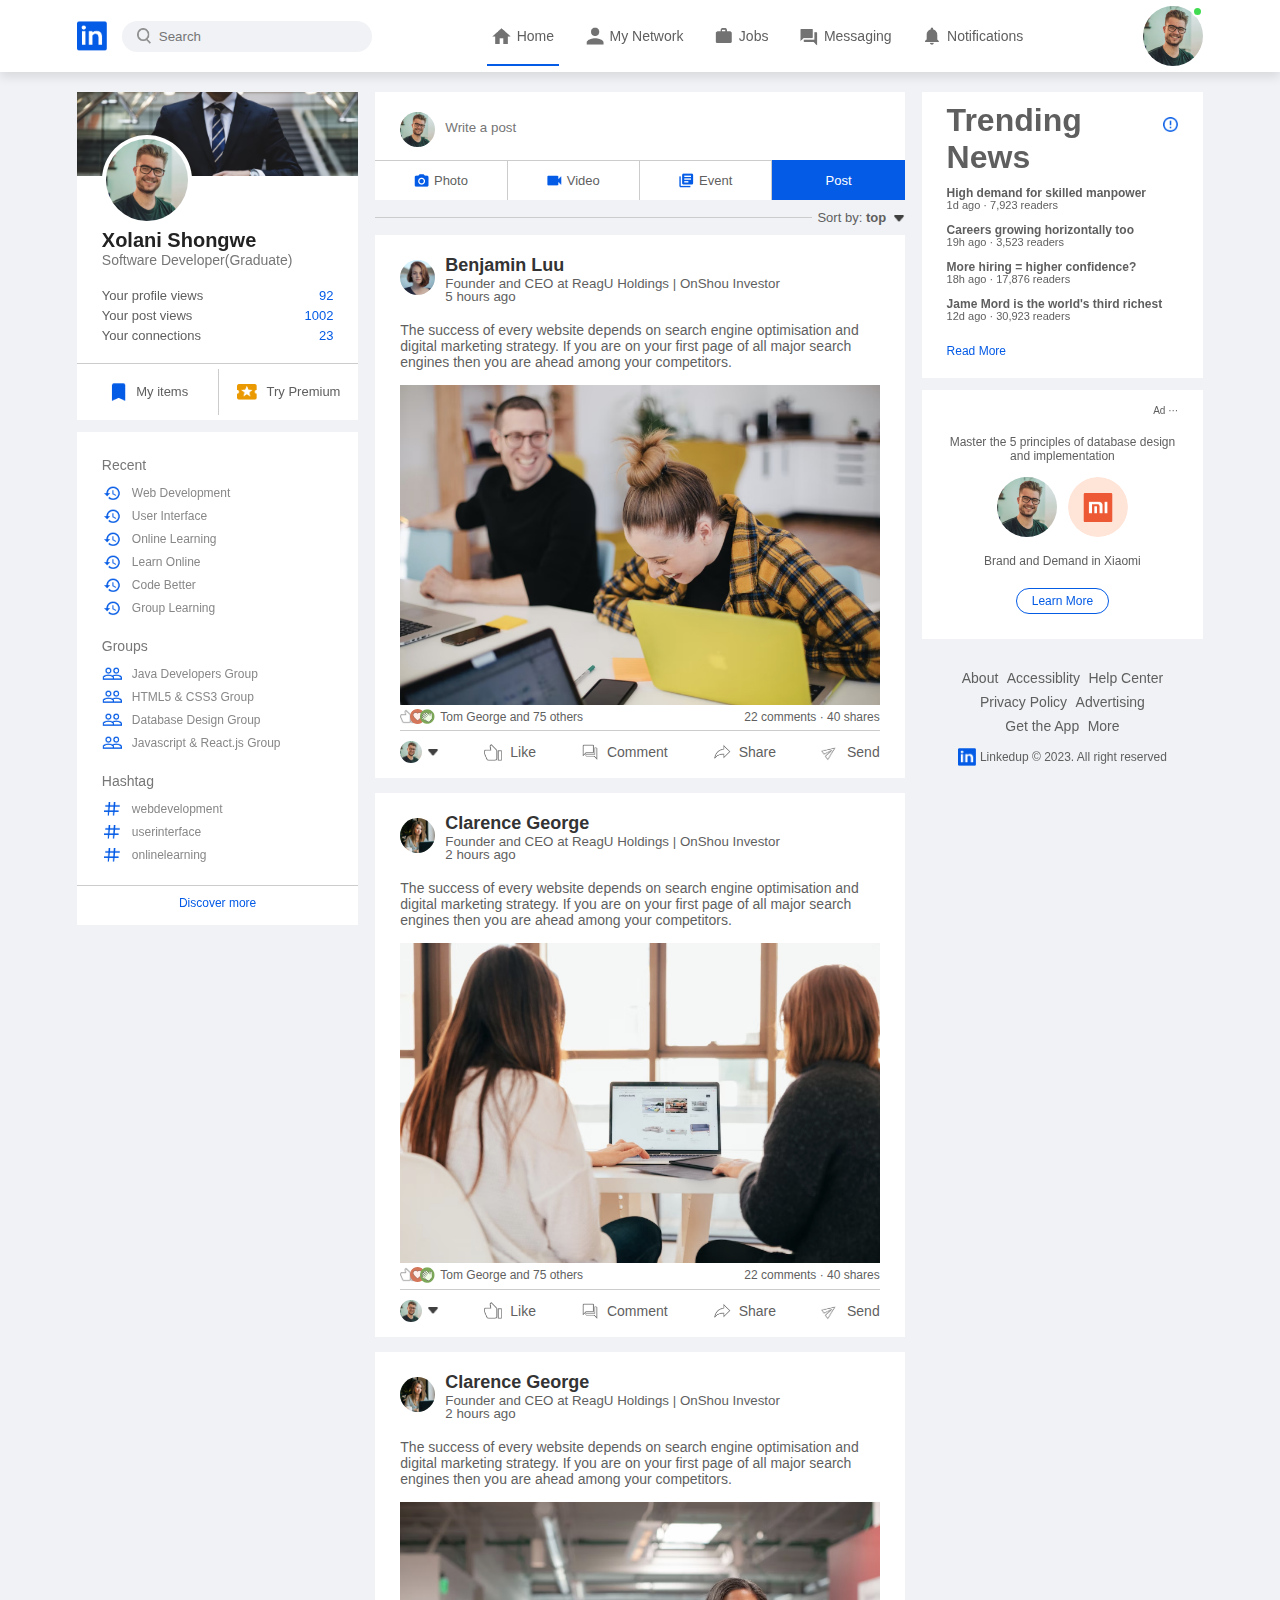
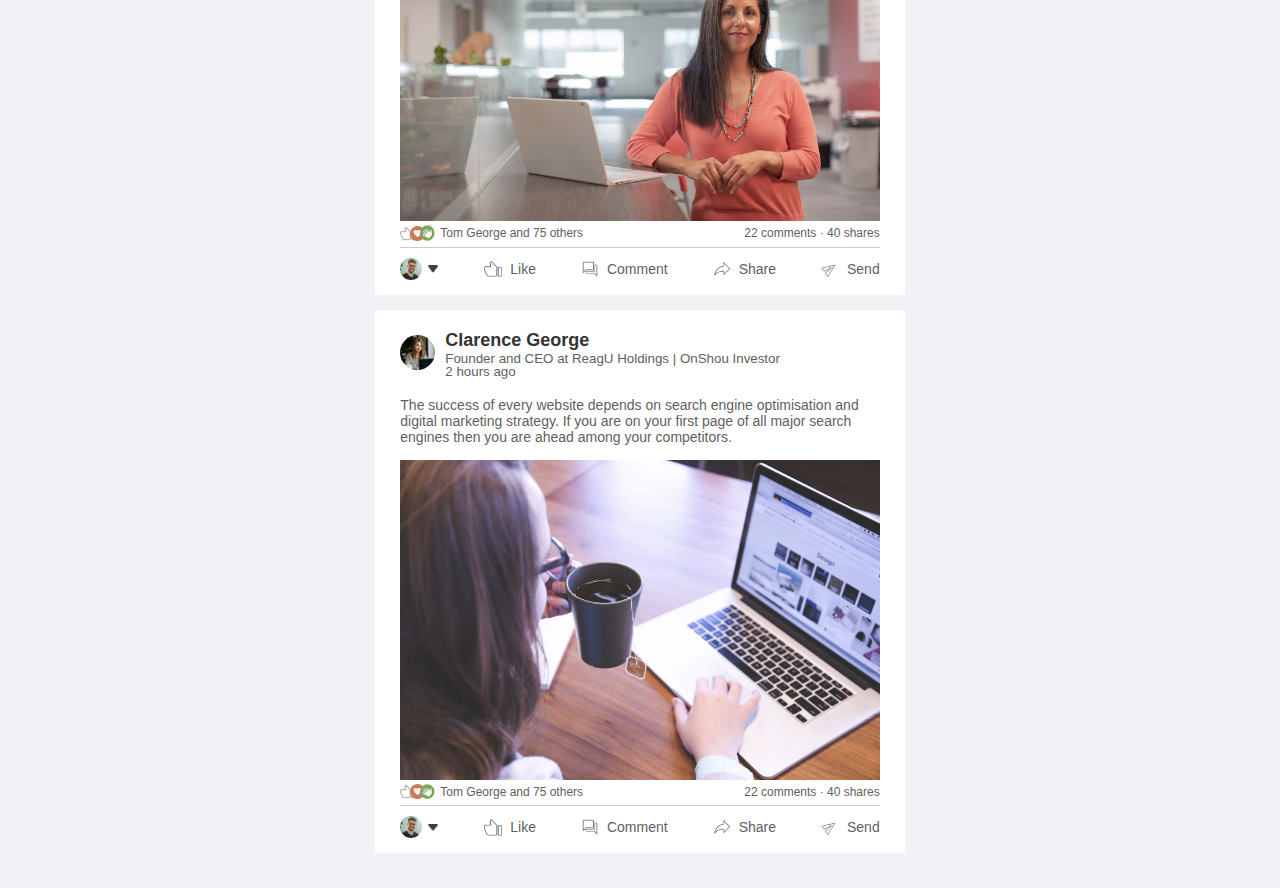
<file: index.html>
<!DOCTYPE html>
<html lang="en">
<head>
  <meta charset="UTF-8">
  <meta name="viewport" content="width=device-width, initial-scale=1.0">
  <title>Linkedin</title>
  <!-- CSS Stylesheet Link -->
  <link rel="stylesheet" href="./style.css">
</head>
<body>
  <!-- Navbar start *****************************************-->
  <nav class="navbar">
    <div class="navbar-left">
      <a href="index.html" class="logo">
        <img src="./images/logo.png">
      </a>
      <div class="search-box">
        <img src="./images/search.png">
        <input type="text" placeholder="Search">
      </div>
    </div>
    <div class="navbar-center">
      <ul>
        <li><a href="#" class="active-link"><img src="./images/home.png" ><span>Home</span></a></li>
        <li> <a href="#"><img src="./images/network.png"><span>My Network</span></a></li>
        <li><a href="#"><img src="./images/jobs.png"><span>Jobs</span></a></li>
        <li><a href="#"><img src="./images/message.png"><span>Messaging</span></a></li>
        <li><a href="#"><img src="./images/notification.png"><span>Notifications</span></a></li>
      </ul>
    </div>
    <div class="navbar-right">
      <div class="online">
        <img src="./images/user-1.png" class="nav-profile-img" onclick="toggleMenu()">
      </div>
    </div>

    <!--profile-drop-down menu  -->
    <div class="profile-menu-wrap" id="profileMenu">
      <div class="profile-menu">
        <div class="user-info">
          <img src="./images/user-1.png">
          <div>
            <h3>Rayan Walton</h3>
            <a href="profile.html">See your profile</a>
          </div>
        </div>

        <hr>
        <a href="#" class="profile-menu-link">
          <img src="./images/feedback.png">
          <p>Give Feedback</p>
          <span>></span>
        </a>
        <a href="#" class="profile-menu-link">
          <img src="./images/setting.png">
          <p>Settings & Privacy</p>
          <span>></span>
        </a>
        <a href="#" class="profile-menu-link">
          <img src="./images/help.png">
          <p>Help & Support</p>
          <span>></span>
        </a>
        <a href="#" class="profile-menu-link">
          <img src="./images/display.png">
          <p>Display & Accessibility</p>
          <span>></span>
        </a>
        <a href="#" class="profile-menu-link">
          <img src="./images/logout.png">
          <p>Logout</p>
          <span>></span>
        </a>

      </div>
    </div>
  </nav>
  <!-- Navbar End *****************************************-->
  <div class="container">
    <!-- Left Sidebar Start *****************************************-->
    <div class="left-sidebar">
      <div class="sidebar-profile-box">
        <img src="./images/cover-pic.png" width="100%">
        <div class="sidebar-profile-info">
          <img src="./images/user-1.png">
          <h1>Xolani Shongwe</h1>
          <h3>Software Developer(Graduate)</h3>
          <ul>
            <li>Your profile views <span>92</span></li>
            <li>Your post views <span>1002</span></li>
            <li>Your connections <span>23</span></li>
          </ul>
        </div>
        <div class="sidebar-profile-link">
          <a href="#"><img src="./images/items.png">My items</a>
          <a href="#"><img src="./images/premium.png">Try Premium</a>
        </div>
      </div>
      <div class="sidebar-activity" id="sidebarActivity">
        <h3>Recent</h3>
        <a href="#"><img src="./images/recent.png">Web Development</a>
        <a href="#"><img src="./images/recent.png">User Interface</a>
        <a href="#"><img src="./images/recent.png">Online Learning</a>
        <a href="#"><img src="./images/recent.png">Learn Online</a>
        <a href="#"><img src="./images/recent.png">Code Better</a>
        <a href="#"><img src="./images/recent.png">Group Learning</a>
        <h3>Groups</h3>
        <a href="#"><img src="./images/group.png">Java Developers Group</a>
        <a href="#"><img src="./images/group.png">HTML5 & CSS3 Group</a>
        <a href="#"><img src="./images/group.png">Database Design Group</a>
        <a href="#"><img src="./images/group.png">Javascript & React.js Group</a>
        <h3>Hashtag</h3>
        <a href="#"><img src="./images/hashtag.png">webdevelopment</a>
        <a href="#"><img src="./images/hashtag.png">userinterface</a>
        <a href="#"><img src="./images/hashtag.png">onlinelearning</a>
        <div class="discover-more-link">
          <a href="#">Discover more</a>
        </div>

      </div>
      <p id="showMoreLink" onclick="toggleActivity()">Show more <b>+</b></p>
    </div>
    <!-- Main Content Start *****************************************-->
    <div class="main-content">
      <div class="create-post">
        <div class="create-post-input">
          <img src="./images/user-1.png">
          <textarea rows="2" placeholder="Write a post"></textarea>
        </div>
        <div class="create-post-links">
          <li><img src="./images/photo.png">Photo</li>
          <li><img src="./images/video.png">Video</li>
          <li><img src="./images/event.png">Event</li>
          <li>Post</li>
        </div>
      </div>
      <div class="sort-by">
        <hr>
        <p>Sort by: <span>top <img src="./images/down-arrow.png"></span></p>
      </div>

      <div class="post">
        <div class="post-author">
          <img src="./images/user-3.png">
          <div>
            <h1>Benjamin Luu</h1>
            <small>Founder and CEO at ReagU Holdings | OnShou Investor</small>
            <small>5 hours ago</small>
          </div>
        </div>
        <p>
          The success of every website depends on search engine optimisation and digital marketing strategy. 
          If you are on your first page of all major search engines then you are ahead among your competitors.
        </p>
        <img src="./images/post-image-1.png" width="100%">

        <div class="post-stats">
          <div>
            <img src="./images/thumbsup.png">
            <img src="./images/love.png">
            <img src="./images/clap.png">
            <span class="liked-users">Tom George and 75 others</span>
          </div>
          <div>
            <span>22 comments &middot; 40 shares</span>
          </div>

        </div>

        <div class="post-activity">
          <div>
            <img src="./images/user-1.png" class="post-activity-user-icon">
            <img src="./images/down-arrow.png" class="post-activity-arrow-icon">
          </div>
          <div class="post-activity-link">
            <img src="./images/like.png">
            <span>Like</span>
          </div>
          <div class="post-activity-link">
            <img src="./images/comment.png">
            <span>Comment</span>
          </div>
          <div class="post-activity-link">
            <img src="./images/share.png">
            <span>Share</span>
          </div>
          <div class="post-activity-link">
            <img src="./images/send.png">
            <span>Send</span>
          </div>
        </div>


      </div>
      <div class="post">
        <div class="post-author">
          <img src="./images/user-4.png">
          <div>
            <h1>Clarence George</h1>
            <small>Founder and CEO at ReagU Holdings | OnShou Investor</small>
            <small>2 hours ago</small>
          </div>
        </div>
        <p>
          The success of every website depends on search engine optimisation and digital marketing strategy. 
          If you are on your first page of all major search engines then you are ahead among your competitors.
        </p>
        <img src="./images/post-image-2.png" width="100%">

        <div class="post-stats">
          <div>
            <img src="./images/thumbsup.png">
            <img src="./images/love.png">
            <img src="./images/clap.png">
            <span class="liked-users">Tom George and 75 others</span>
          </div>
          <div>
            <span>22 comments &middot; 40 shares</span>
          </div>

        </div>

        <div class="post-activity">
          <div>
            <img src="./images/user-1.png" class="post-activity-user-icon">
            <img src="./images/down-arrow.png" class="post-activity-arrow-icon">
          </div>
          <div class="post-activity-link">
            <img src="./images/like.png">
            <span>Like</span>
          </div>
          <div class="post-activity-link">
            <img src="./images/comment.png">
            <span>Comment</span>
          </div>
          <div class="post-activity-link">
            <img src="./images/share.png">
            <span>Share</span>
          </div>
          <div class="post-activity-link">
            <img src="./images/send.png">
            <span>Send</span>
          </div>
        </div>
      </div>
      <div class="post">
        <div class="post-author">
          <img src="./images/user-4.png">
          <div>
            <h1>Clarence George</h1>
            <small>Founder and CEO at ReagU Holdings | OnShou Investor</small>
            <small>2 hours ago</small>
          </div>
        </div>
        <p>
          The success of every website depends on search engine optimisation and digital marketing strategy. 
          If you are on your first page of all major search engines then you are ahead among your competitors.
        </p>
        <img src="./images/post-image-3.png" width="100%">

        <div class="post-stats">
          <div>
            <img src="./images/thumbsup.png">
            <img src="./images/love.png">
            <img src="./images/clap.png">
            <span class="liked-users">Tom George and 75 others</span>
          </div>
          <div>
            <span>22 comments &middot; 40 shares</span>
          </div>

        </div>

        <div class="post-activity">
          <div>
            <img src="./images/user-1.png" class="post-activity-user-icon">
            <img src="./images/down-arrow.png" class="post-activity-arrow-icon">
          </div>
          <div class="post-activity-link">
            <img src="./images/like.png">
            <span>Like</span>
          </div>
          <div class="post-activity-link">
            <img src="./images/comment.png">
            <span>Comment</span>
          </div>
          <div class="post-activity-link">
            <img src="./images/share.png">
            <span>Share</span>
          </div>
          <div class="post-activity-link">
            <img src="./images/send.png">
            <span>Send</span>
          </div>
        </div>
      </div>
      <div class="post">
        <div class="post-author">
          <img src="./images/user-4.png">
          <div>
            <h1>Clarence George</h1>
            <small>Founder and CEO at ReagU Holdings | OnShou Investor</small>
            <small>2 hours ago</small>
          </div>
        </div>
        <p>
          The success of every website depends on search engine optimisation and digital marketing strategy. 
          If you are on your first page of all major search engines then you are ahead among your competitors.
        </p>
        <img src="./images/post-image-4.png" width="100%">

        <div class="post-stats">
          <div>
            <img src="./images/thumbsup.png">
            <img src="./images/love.png">
            <img src="./images/clap.png">
            <span class="liked-users">Tom George and 75 others</span>
          </div>
          <div>
            <span>22 comments &middot; 40 shares</span>
          </div>

        </div>

        <div class="post-activity">
          <div>
            <img src="./images/user-1.png" class="post-activity-user-icon">
            <img src="./images/down-arrow.png" class="post-activity-arrow-icon">
          </div>
          <div class="post-activity-link">
            <img src="./images/like.png">
            <span>Like</span>
          </div>
          <div class="post-activity-link">
            <img src="./images/comment.png">
            <span>Comment</span>
          </div>
          <div class="post-activity-link">
            <img src="./images/share.png">
            <span>Share</span>
          </div>
          <div class="post-activity-link">
            <img src="./images/send.png">
            <span>Send</span>
          </div>
        </div>
      </div>

    </div>
    <!-- Right Sidebar Start *****************************************-->
    <div class="right-sidebar">
      <div class="sidebar-news">
        <img src="./images/more.png" class="info-icon">
        <h1>Trending News</h1>
        <a href="#">High demand for skilled manpower</a>
        <span>1d ago &middot; 7,923 readers</span>

        <a href="#">Careers growing horizontally too</a>
        <span>19h ago &middot; 3,523 readers</span>

        <a href="#">More hiring = higher confidence?</a>
        <span>18h ago &middot; 17,876 readers</span>

        <a href="#">Jame Mord is the world's third richest</a>
        <span>12d ago &middot; 30,923 readers</span>

        <a href="#" class="read-more-link">Read More</a>
      </div>
      <div class="sidebar-ad">
        <small>Ad &middot;&middot;&middot;</small>
        <p>Master the 5 principles of database design and implementation</p>
        <div>
          <img src="./images/user-1.png">
          <img src="./images/mi-logo.png">
        </div>
        <b>Brand and Demand in Xiaomi</b>
        <a href="#" class="ad-link">Learn More</a>
      </div>
      <div class="sidebar-useful-links">
        <a href="#">About</a>
        <a href="#">Accessiblity</a>
        <a href="#">Help Center</a>
        <a href="#">Privacy Policy</a>
        <a href="#">Advertising</a>
        <a href="#">Get the App</a>
        <a href="#">More</a>

        <div class="copyright-msg">
          <img src="./images/logo.png">
          <p>Linkedup &#169; 2023. All right reserved</p>
        </div>
      </div>
    </div>
    <!-- Right Sidebar End *****************************************-->
  </div>
  <script>
    let profileMenu = document.getElementById("profileMenu");
    function toggleMenu(){
      profileMenu.classList.toggle("open-menu")
    }
  </script>

  <script>

    let sideActivity = document.getElementById("sidebarActivity");
    let moreLink = document.getElementById("showMoreLink");
    
    function toggleActivity(){
      sideActivity.classList.toggle("open-activity");
      if (sideActivity.classList.contains("open-activity")){
         moreLink.innerHTML = "Show less <b>-</b>";
      } else {
         moreLink.innerHTML = "Show more <b>+</b>";
      }
    }
  </script>
  
</body>
</html>
</file>
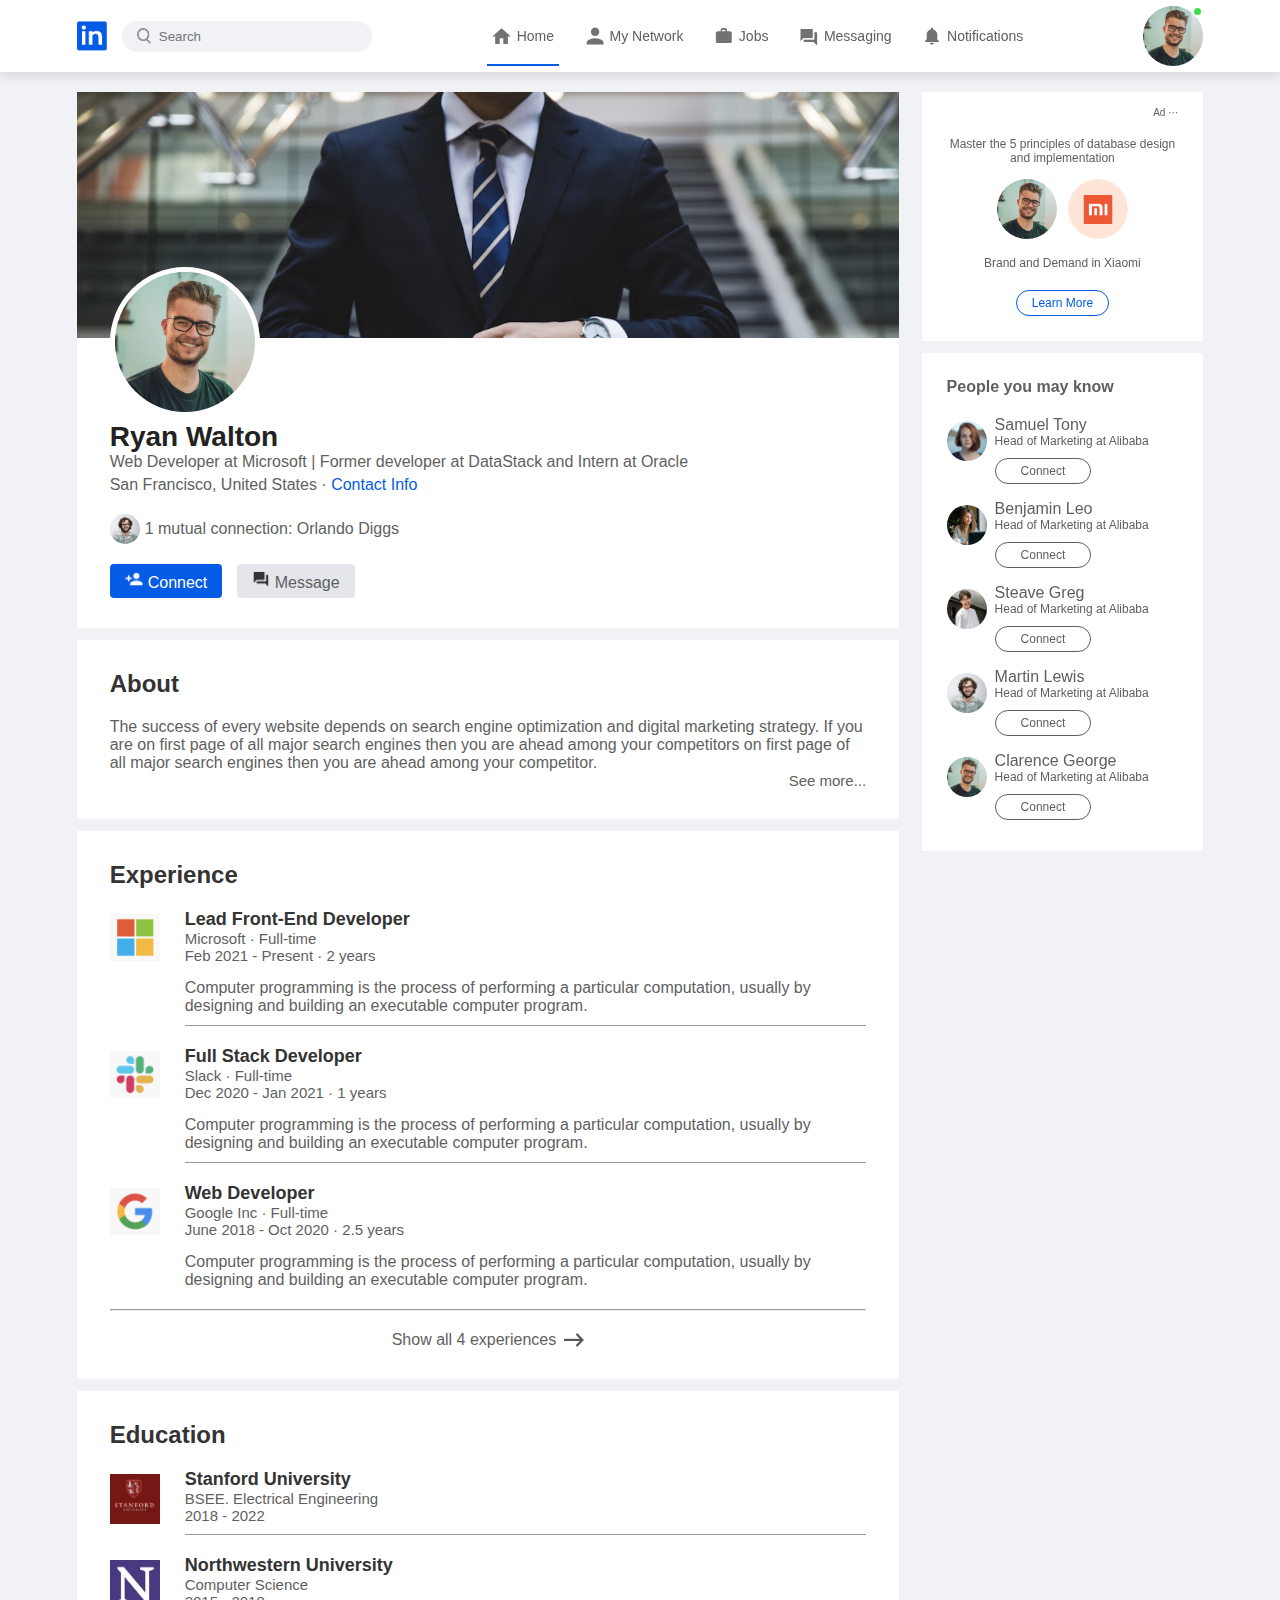
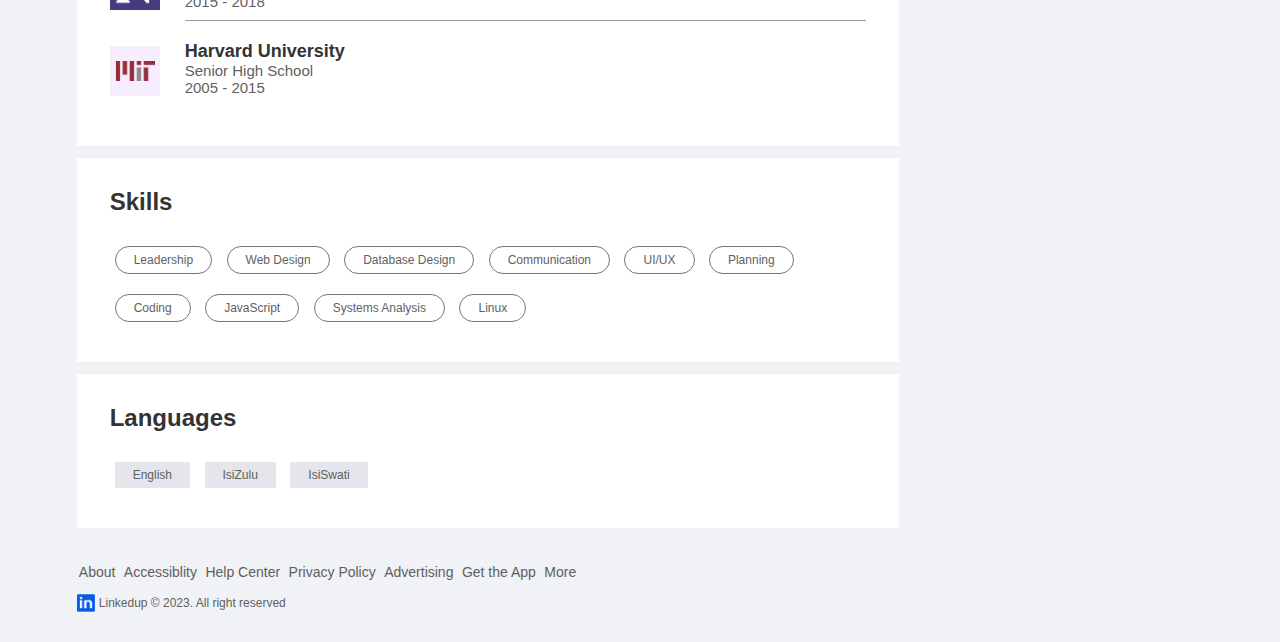
<file: profile.html>
<!DOCTYPE html>
<html lang="en">
<head>
  <meta charset="UTF-8">
  <meta name="viewport" content="width=device-width, initial-scale=1.0">
  <title>Linkedin</title>
  <!-- CSS Stylesheet Link -->
  <link rel="stylesheet" href="./style.css">
</head>
<body>
  <!-- Navbar start *****************************************-->
  <nav class="navbar">
    <div class="navbar-left">
      <a href="index.html" class="logo">
        <img src="./images/logo.png">
      </a>
      <div class="search-box">
        <img src="./images/search.png">
        <input type="text" placeholder="Search">
      </div>
    </div>
    <div class="navbar-center">
      <ul>
        <li><a href="#" class="active-link"><img src="./images/home.png" ><span>Home</span></a></li>
        <li> <a href="#"><img src="./images/network.png"><span>My Network</span></a></li>
        <li><a href="#"><img src="./images/jobs.png"><span>Jobs</span></a></li>
        <li><a href="#"><img src="./images/message.png"><span>Messaging</span></a></li>
        <li><a href="#"><img src="./images/notification.png"><span>Notifications</span></a></li>
      </ul>
    </div>
    <div class="navbar-right">
      <div class="online">
        <img src="./images/user-1.png" class="nav-profile-img" onclick="toggleMenu()">
      </div>
    </div>

    <!--profile-drop-down menu  -->
    <div class="profile-menu-wrap" id="profileMenu">
      <div class="profile-menu">
        <div class="user-info">
          <img src="./images/user-1.png">
          <div>
            <h3>Rayan Walton</h3>
            <a href="profile.html">See your profile</a>
          </div>
        </div>

        <hr>
        <a href="#" class="profile-menu-link">
          <img src="./images/feedback.png">
          <p>Give Feedback</p>
          <span>></span>
        </a>
        <a href="#" class="profile-menu-link">
          <img src="./images/setting.png">
          <p>Settings & Privacy</p>
          <span>></span>
        </a>
        <a href="#" class="profile-menu-link">
          <img src="./images/help.png">
          <p>Help & Support</p>
          <span>></span>
        </a>
        <a href="#" class="profile-menu-link">
          <img src="./images/display.png">
          <p>Display & Accessibility</p>
          <span>></span>
        </a>
        <a href="#" class="profile-menu-link">
          <img src="./images/logout.png">
          <p>Logout</p>
          <span>></span>
        </a>

      </div>
    </div>
  </nav>
  <!-- Navbar End *****************************************-->
  <div class="container">
    <div class="profile-main">
      <div class="profile-container">
        <img src="./images/cover-pic.png" width="100%">
        <div class="profile-container-inner">
          <img src="./images/user-1.png" class="profile-pic">
          <h1>Ryan Walton</h1>
          <b>Web Developer at Microsoft | Former developer at DataStack and Intern at Oracle</b>
          <p>San Francisco, United States &middot; <a href="#">Contact Info</a></p>

          <div class="mutual-connection">
            <img src="./images/user-2.png">
            <span>1 mutual connection: Orlando Diggs</span>
          </div>

          <div class="profile-btn">
            <a href="#" class="primary-btn"><img src="./images/connect.png">Connect</a>
            <a href="#"><img src="./images/chat.png">Message</a>
          </div>
        </div>
      </div>

      <div class="profile-description">
        <h2>About</h2>
        <p>
           The success of every website depends on search engine optimization and digital marketing strategy.
           If you are on first page of all major search engines then you are ahead among your competitors on first 
           page of all major search engines then you are ahead among your competitor.
        </p>
        <a href="#" class="see-more-link">See more...</a>
      </div>

      <div class="profile-description">
        <h2>Experience</h2>
        <div class="profile-desc-row">
          <img src="./images/microsoft.png">
          <div>
            <h3>Lead Front-End Developer</h3>
            <b>Microsoft &middot; Full-time</b>
            <b>Feb 2021 - Present &middot; 2 years</b>
            <p>
              Computer programming is the process of performing a particular computation, usually
              by designing and building an executable computer program.
            </p>
            <hr>
          </div>
        </div>
        <div class="profile-desc-row">
          <img src="./images/slack.png">
          <div>
            <h3>Full Stack Developer</h3>
            <b>Slack &middot; Full-time</b>
            <b>Dec 2020 - Jan 2021 &middot; 1 years</b>
            <p>
              Computer programming is the process of performing a particular computation, usually
              by designing and building an executable computer program.
            </p>
            <hr>
          </div>
        </div>
        <div class="profile-desc-row">
          <img src="./images/google.png">
          <div>
            <h3>Web Developer</h3>
            <b>Google Inc &middot; Full-time</b>
            <b>June 2018 - Oct 2020 &middot; 2.5 years</b>
            <p>
              Computer programming is the process of performing a particular computation, usually
              by designing and building an executable computer program.
            </p>
          </div>
        </div>
        <hr>
        <a href="#" class="experience-link">Show all 4 experiences <img src="./images/right-arrow.png"></a>
      </div>

      <div class="profile-description">
        <h2>Education</h2>
        <div class="profile-desc-row">
          <img src="./images/stanford.png">
          <div>
            <h3>Stanford University</h3>
            <b>BSEE. Electrical Engineering</b>
            <b>2018 - 2022</b>
            <hr>
          </div>
        </div>
        <div class="profile-desc-row">
          <img src="./images/north.png">
          <div>
            <h3>Northwestern University</h3>
            <b>Computer Science</b>
            <b>2015 - 2018</b>
            <hr>
          </div>
        </div>
        <div class="profile-desc-row">
          <img src="./images/mit.png">
          <div>
            <h3>Harvard University</h3>
            <b>Senior High School</b>
            <b>2005 - 2015</b>
          </div>
        </div>
      </div>

      <div class="profile-description">
        <h2>Skills</h2>
        <a href="#" class="skills-btn">Leadership</a>
        <a href="#" class="skills-btn">Web Design</a>
        <a href="#" class="skills-btn">Database Design</a>
        <a href="#" class="skills-btn">Communication</a>
        <a href="#" class="skills-btn">UI/UX</a>
        <a href="#" class="skills-btn">Planning</a>
        <a href="#" class="skills-btn">Coding</a>
        <a href="#" class="skills-btn">JavaScript</a>
        <a href="#" class="skills-btn">Systems Analysis</a>
        <a href="#" class="skills-btn">Linux</a>
      </div>

      <div class="profile-description">
        <h2>Languages</h2>
        <a href="#" class="language-btn">English</a>
        <a href="#" class="language-btn">IsiZulu</a>
        <a href="#" class="language-btn">IsiSwati</a>
      </div>

    </div>
    <!-- profile side bar -->
    <div class="profile-sidebar">

      <div class="sidebar-ad">
        <small>Ad &middot;&middot;&middot;</small>
        <p>Master the 5 principles of database design and implementation</p>
        <div>
          <img src="./images/user-1.png">
          <img src="./images/mi-logo.png">
        </div>
        <b>Brand and Demand in Xiaomi</b>
        <a href="#" class="ad-link">Learn More</a>
      </div>

      <div class="sidebar-people">
        <h3>People you may know</h3>
        <div class="sidebar-people-row">
          <img src="./images/user-3.png">
          <div>
            <h2>Samuel Tony</h2>
            <p>Head of Marketing at Alibaba</p>
            <a href="#">Connect</a>
          </div>
        </div>
        <div class="sidebar-people-row">
          <img src="./images/user-4.png">
          <div>
            <h2>Benjamin Leo</h2>
            <p>Head of Marketing at Alibaba</p>
            <a href="#">Connect</a>
          </div>
        </div>
        <div class="sidebar-people-row">
          <img src="./images/user-5.png">
          <div>
            <h2>Steave Greg</h2>
            <p>Head of Marketing at Alibaba</p>
            <a href="#">Connect</a>
          </div>
        </div>
        <div class="sidebar-people-row">
          <img src="./images/user-2.png">
          <div>
            <h2>Martin Lewis</h2>
            <p>Head of Marketing at Alibaba</p>
            <a href="#">Connect</a>
          </div>
        </div>
        <div class="sidebar-people-row">
          <img src="./images/user-1.png">
          <div>
            <h2>Clarence George</h2>
            <p>Head of Marketing at Alibaba</p>
            <a href="#">Connect</a>
          </div>
        </div>
      </div>
    </div>
  </div>

  <div class="profile-footer">
    <div class="sidebar-useful-links">
      <a href="#">About</a>
      <a href="#">Accessiblity</a>
      <a href="#">Help Center</a>
      <a href="#">Privacy Policy</a>
      <a href="#">Advertising</a>
      <a href="#">Get the App</a>
      <a href="#">More</a>
      <div class="copyright-msg">
        <img src="./images/logo.png">
        <p>Linkedup &#169; 2023. All right reserved</p>
      </div>
    </div>

  </div>



  <script>
    let profileMenu = document.getElementById("profileMenu");
    function toggleMenu(){
      profileMenu.classList.toggle("open-menu")
    }
  </script>
  
</body>
</html>
</file>
<file: style.css>
* {
  margin: 0;
  padding: 0;
  font-family: 'Poppins', sans-serif;
  box-sizing: border-box;
}

body {
  background: #f0f2f5;
  color: #5f5f5f;
}

a {
  text-decoration: none;
  color: #5f5f5f;
}

.navbar {
  display: flex;
  align-items: center;
  justify-content: space-between;
  background: #fff;
  padding: 6px 6%;
  position: sticky;
  top: 0;
  z-index: 100;
  box-shadow: 0 5px 10px rgba(0, 0, 0, 0.1);
}

.logo img {
  width: 30px;
  margin-right: 15px;
  display: block;
}

.navbar-center ul li {
  display: inline-block;
  list-style: none;
}

.navbar-center ul li a {
  display: flex;
  align-items: center;
  font-size: 14px;
  margin: 5px 8px;
  padding-right: 5px;
  position: relative;
}

.navbar-center ul li a img {
  width: 30px;
}

.navbar-center ul li a::after {
  content: '';
  width: 0;
  height: 2px;
  background: #045be6;
  position: absolute;
  bottom: -15px;
  transition: width 0.3s;
}

.navbar-center ul li a:hover::after,
.navbar-center ul li a.active-link::after {
  width: 100%;
}

.nav-profile-img {
  width: 60px;
  border-radius: 50%;
  display: block;
  cursor: pointer;
  position: relative;
}

.online {
  position: relative;
}

.online::after {
  content: '';
  width: 7px;
  height: 7px;
  border: 2px solid #fff;
  border-radius: 50%;
  right: 0px;
  top: 0px;
  background: #41db51;
  position: absolute;

}
.search-box {
  background: #f0f2f5;
  width: 250px;
  border-radius: 20px;
  display: flex;
  align-items: center;
  padding: 0 15px;
}
.navbar-left{
  display: flex;
  align-items: center;
}
.search-box img {
  width: 14px;
}

.search-box input {
  width: 100%;
  background: transparent;
  padding: 8px;
  outline: none;
  border: 0;
}
/* <!-- Navbar End *****************************************--> */


.container{
  padding: 20px 6%;
  display: flex;
  flex-wrap: wrap;
  justify-content: space-between;
}
/* <!-- Left Sidebar *****************************************-->  */
.left-sidebar {
  flex-basis: 25%;
  align-self: flex-start;
  position: sticky;
  top: 73px;
}

.sidebar-profile-box {
  background: #fff;
}

.sidebar-profile-info{
  padding: 0 25px;
}

.sidebar-profile-info img{
  width: 90px;
  border-radius: 50%;
  background: #fff;
  padding: 4px;
  margin-top: -45px;
}

.sidebar-profile-info h1 {
  font-size: 20px;
  font-weight: 600;
  color: #222;
}

.sidebar-profile-info h3 {
  font-size: 14px;
  font-weight: 500;
  color: #777;
}

.sidebar-profile-info ul {
  list-style: none;
  margin: 20px 0;
}

.sidebar-profile-info ul li {
  width: 100%;
  margin: 5px 0;
  font-size: 13px;
}

.sidebar-profile-info ul li span {
  float: right;
  color: #045be6;
}

.sidebar-profile-link {
  display: flex;
  align-items: center;
  border-top: 1px solid #ccc;
}

.sidebar-profile-link a {
  flex-basis: 50%;
  display: flex;
  align-items: center;
  justify-content: center;
  padding: 15px 0;
  font-size: 13px;
  border-left: 1px solid #ccc;
}

.sidebar-profile-link a:first-child {
  border-left: 0;
}

.sidebar-profile-link a img {
  width: 20px;
  margin-right: 10px;
}

.sidebar-activity {
  background: #fff;
  padding: 5px 25px;
  margin: 12px 0;
}

.sidebar-activity h3 {
  color: #777;
  font-size: 14px;
  font-weight: 500;
  margin: 20px 0 10px;
}

.sidebar-activity a {
  display: flex;
  align-items: center;
  font-size: 12px;
  font-weight: 500;
  color: #888;
  margin: 3px 0;
}

.sidebar-activity a img {
  width: 20px;
  margin-right: 10px;
}

.discover-more-link {
  border-top: 1px solid #ccc;
  text-align: center;
  margin-top: 20px;
  margin-left: -25px;
  margin-right: -25px;
}

.discover-more-link a {
  color: #045be6;
  display: inline-block;
  margin: 10px 0;
}
/* <!-- Right Sidebar *****************************************-->  */
.right-sidebar {
  flex-basis: 25%;
  align-self: flex-start;
  position: sticky;
  top: 73px;
}

.sidebar-news {
  background-color: #fff;
  padding: 10px 25px;
}

.info-icon {
  width: 15px;
  float: right;
  margin-top: 15px;
}

.sidebar-news h3 {
  font-size: 18px;
  font-weight: 600;
  color: #333;
  margin: 10px 0 30px;
}

.sidebar-news a {
  display: block;
  font-size: 12px;
  font-weight: 600;
  margin-top: 10px;
  margin-bottom: -5px;
}

.sidebar-news span {
  font-size: 11px;
}

.sidebar-news .read-more-link {
  color: #045be6;
  font-weight: 500;
  margin: 20px 0 10px;
}

.sidebar-ad {
  background: #fff;
  padding: 15px 25px;
  text-align: center;
  margin: 12px 0;
  font-size: 12px;
}

.sidebar-ad img {
  width: 60px;
  border-radius: 50%;
  margin: 4px;
}

.sidebar-ad small {
  float: right;
  font-weight: 500;
}

.sidebar-ad p {
  margin-top: 30px;
  margin-bottom: 10px;
}

.sidebar-ad b {
  display: block;
  font-weight: 500;
  margin-top: 10px;
}

.ad-link {
  display: inline-block;
  border: 1px solid #045be6;
  border-radius: 30px;
  padding: 5px 15px;
  color: #045be6;
  font-weight: 500;
  margin: 20px auto 10px;
}

.sidebar-useful-links {
  padding: 15px 25px;
  text-align: center;
}

.sidebar-useful-links a {
  display: inline-block;
  font-size: 14px;
  margin: 4px 2px;
}

.copyright-msg {
  display: flex;
  align-items: center;
  justify-content: center;
  font-size: 12px;
  margin-top: 10px;
  font-weight: 500;
}

.copyright-msg img {
  width: 18px;
  margin-right: 4px;
}
/* <!-- Main Content *****************************************-->  */
.main-content {
  flex-basis: 47%;
}

.create-post {
  background: #fff;
}

.create-post-input {
  padding: 20px 25px 10px;
  display: flex;
  align-items: flex-start;
}

.create-post-input img {
  width: 35px;
  border-radius: 50%;
  margin-right: 10px;
}

.create-post-input textarea {
  width: 100%;
  border: 0;
  outline: 0;
  resize: none;
  background: transparent;
  margin-top: 8px;
}

::placeholder {
  font-weight: 500;
}

.create-post-links{
  display: flex;
  align-items: flex-start;
}

.create-post-links li {
  list-style: none;
  border-top: 1px solid #ccc;
  border-right: 1px solid #ccc;
  flex-basis: 25%;
  height: 40px;
  font-size: 13px;
  display: flex;
  align-items: center;
  justify-content: center;
  cursor: pointer;
}

.create-post-links li img {
  width: 15px;
  margin-right: 5px;
}

.create-post-links li:last-child {
  background: #045be6;
  color: #fff;
  border-top: 0;
  border-right: 0;
}

.sort-by {
  display: flex;
  align-items: center;
  margin: 10px 0;
}

.sort-by hr {
  flex: 1;
  border: 0;
  height: 1px;
  background: #ccc;
}

.sort-by p {
  font-size: 13px;
  padding-left: 5px;
}

.sort-by p span {
  font-weight: 600;
  cursor: pointer;
}

.sort-by p span img {
  width: 12px;
  margin-left: 3px;
}

.post {
  background: #fff;
  padding: 20px 25px 5px;
  margin: 5px 0 15px;
}

.post-author {
  display: flex;
  align-items: flex-start;
  margin-bottom: 20px;
}

.post-author img {
  width: 35px;
  border-radius: 50%;
  margin-right: 10px;
  margin-top: 5px;
}

.post-author h1 {
  font-size: 18px;
  font-weight: 600;
  color: #333;
}

.post-author small {
  display: block;
  margin-bottom: -2px;
}

.post p {
  font-size: 14px;
  margin-bottom: 15px;
}

.post-stats {
  display: flex;
  flex-wrap: wrap;
  align-items: center;
  justify-content: space-between;
  font-size: 12px;
  border-bottom: 1px solid #ccc;
  padding-bottom: 6px;
}

.post-stats div {
  display: flex;
  align-items: center;
}

.post-stats img {
  width: 15px;
  margin-right: -5px;
}

.liked-users {
  margin-left: 10px;
}

.post-activity {
  display: flex;
  align-items: center;
  justify-content: space-between;
  padding: 10px 0;
  font-size: 14px;
  font-weight: 500;
}

.post-activity div {
  display: flex;
  align-items: center;
}

.post-activity-user-icon {
  width: 22px;
  border-radius: 50%;
}

.post-activity-arrow-icon {
  width: 12px;
  margin-left: 5px;
}

.post-activity-link img {
  width: 18px;
  margin-right: 8px;
}

/* profile-drop-down menu *******************************/
.profile-menu-wrap {
  position: absolute;
  top: 100%;
  right: 5%;
  width: 320px;
  max-height: 0;
  overflow: hidden;
  transition: max-height 0.5s;
}

.profile-menu-wrap.open-menu {
  max-height: 400px;
}

.profile-menu {
  background: #222;
  color: #fff;
  padding: 20px;
  margin: 10px;
}

.user-info {
  display: flex;
  align-items: center;
}

.user-info img {
  width: 50px;
  border-radius: 50%;
  margin-right: 15px;
}

.user-info h3 {
  font-weight: 500;
  margin-bottom: -7px;
}

.user-info a {
  color: #c9dbf8;
  font-size: 13px;
}

.profile-menu hr {
  border: 0;
  height: 1px;
  width: 100%;
  background: #fff;
  margin: 15px 0 10px;
}

.profile-menu-link {
  display: flex;
  align-items: center;
  color: #fff;
  margin: 12px 0;
  font-size: 14px;
}

.profile-menu-link p {
  width: 100%;
}

.profile-menu-link img {
  width: 35px;
  border-radius: 50%;
  margin-right: 15px;
}

/* Profile Page */

.profile-main {
  flex-basis: 73%;
}

.profile-sidebar {
  flex-basis: 25%;
  align-self: flex-start;
  position: sticky;
  top: 73px;
}

.profile-container {
  background: #fff;
}

.profile-container-inner {
  padding: 0 4% 10px;
}

.profile-pic {
  width: 150px;
  border-radius: 50%;
  margin-top: -75px;
  padding: 5px;
  background: #fff;
}

.profile-container h1 {
  font-size: 28px;
  font-weight: 600;
  color: #222;
}

.profile-container b{
  font-weight: 500;
}

.profile-container p {
  margin-top: 5px;
}

.profile-container p a {
  color: #045be6;
  font-weight: 500;
}

.mutual-connection {
  display: flex;
  align-items: center;
  margin: 20px 0;
}

.mutual-connection img {
  width: 30px;
  border-radius: 50%;
  margin-right: 5px;
}

.profile-btn {
  margin: 20px 0;
}

.profile-btn a {
  display: inline-block;
  align-items: center;
  background: #e4e6eb;
  padding: 6px 15px;
  border-radius: 4px;
  margin-right: 10px;
}

.profile-btn a img {
  width: 18px;
  margin-right: 5px;
}

.profile-btn .primary-btn {
  background: #045be6;
  color: #fff;
}

.profile-description {
  background: #fff;
  padding: 20px 4% 30px;
  margin: 12px 0;
}

.profile-description h2 {
  color: #333;
  margin: 10px 0 20px;
  font-weight: 600;
}

.see-more-link {
  display: block;
  text-align: right;
  font-size: 15px;
}

.profile-desc-row {
  display: flex;
  align-items: flex-start;
  margin: 20px 0;
}

.profile-desc-row img {
  width: 50px;
  margin-right: 25px;
  margin-top: 5px;
}

.profile-desc-row div {
  width: 100%;
}

.profile-desc-row h3 {
  font-size: 18px;
  font-weight: 600;
  color: #333;
}

.profile-desc-row b {
  display: block;
  font-weight: 500;
  font-size: 15px;
}

.profile-desc-row p {
  margin-top: 15px;
}

.profile-desc-row hr {
  border: 0;
  border-bottom: 1px solid #999;
  margin-top: 10px;
}

.experience-link {
  display: flex;
  align-items: center;
  justify-content: center;
  padding-top: 20px;
  font-weight: 500;
}

.experience-link img {
  width: 20px;
  margin-left: 8px;
}

.skills-btn {
  display: inline-block;
  margin: 10px 5px;
  padding: 6px 18px;
  border: 1px solid #777;
  border-radius: 30px;
  font-size: 12px;
  font-weight: 500;
}

.language-btn {
  display: inline-block;
  margin: 10px 5px;
  padding: 6px 18px;
  background: #e4e6eb;
  font-size: 12px;
  font-weight: 500;
}

/* profile-right-sidebar */
.profile-sidebar .sidebar-ad {
  margin: 0;
}

.sidebar-people {
  background: #fff;
  padding: 15px 25px;
  margin: 12px 0;
  font-size: 12px;
}

.sidebar-people h3 {
  font-size: 16px;
  font-weight: 600;
  margin: 10px 0 20px;
}

.sidebar-people-row {
  display: flex;
  align-items: flex-start;
  margin: 6px 0;
}

.sidebar-people-row img {
  width: 40px;
  border-radius: 50%;
  margin-right: 8px;
  margin-top: 5px;
}

.sidebar-people-row h2 {
  font-weight: 500;
  font-size: 16px;
}

.sidebar-people-row a {
  display: inline-block;
  margin: 10px 0;
  padding: 5px 25px;
  border: 1px solid #5f5f5f;
  border-radius: 30px;
  font-weight: 500;
}

.profile-footer {
  padding: 0 6% 30px;
}

.profile-footer .sidebar-useful-links {
  text-align: left;
  padding: 0;
}

.profile-footer .copyright-msg {
  justify-content: flex-start;
}

#showMoreLink {
  display: none;
}

/* Media query for small screen */
@media only screen and (max-width: 600px){
  .search-box {
    background: transparent;
    width: auto;
    padding: 0;
  }
  .search-box input {
    width: 0;
    padding: 0;
  }
  .navbar-center ul li a span{
    display: none;
  }
  .navbar-center ul li a {
    padding-right:0;
    margin: 5px;
  }
  .nav-profile-img{
    width: 30px;
  }
  .container{
    padding: 15px 3%;
  } 
  .left-sidebar, .right-sidebar {
    flex-basis: 100%;
    position: relative;
    top: unset;
  }
  .main-content{
    flex-basis: 100%;
  }
  .post-stats div {
    margin: 2px 0;
  }
  .post-activity-link span {
    display: none;
  }
  .post-activity-link img {
    margin-right: 0;
  }
  .profile-main, .profile-sidebar {
    flex-basis: 100%;
  }
  .profile-container {
    font-size: 14px;
  }
  .profile-pic {
    width: 100px;
    margin-top: -50px;
  }
  .profile-description{
    font-size: 14px;
  }
  #showMoreLink {
    display: block;
    width: fit-content;
    margin: 10px auto;
    font-size: 14px;
    cursor: pointer;
  }
  .sidebar-activity{
    display: none;
  }
  .sidebar-activity.open-activity{
    display: block;
  }
}
</file>
